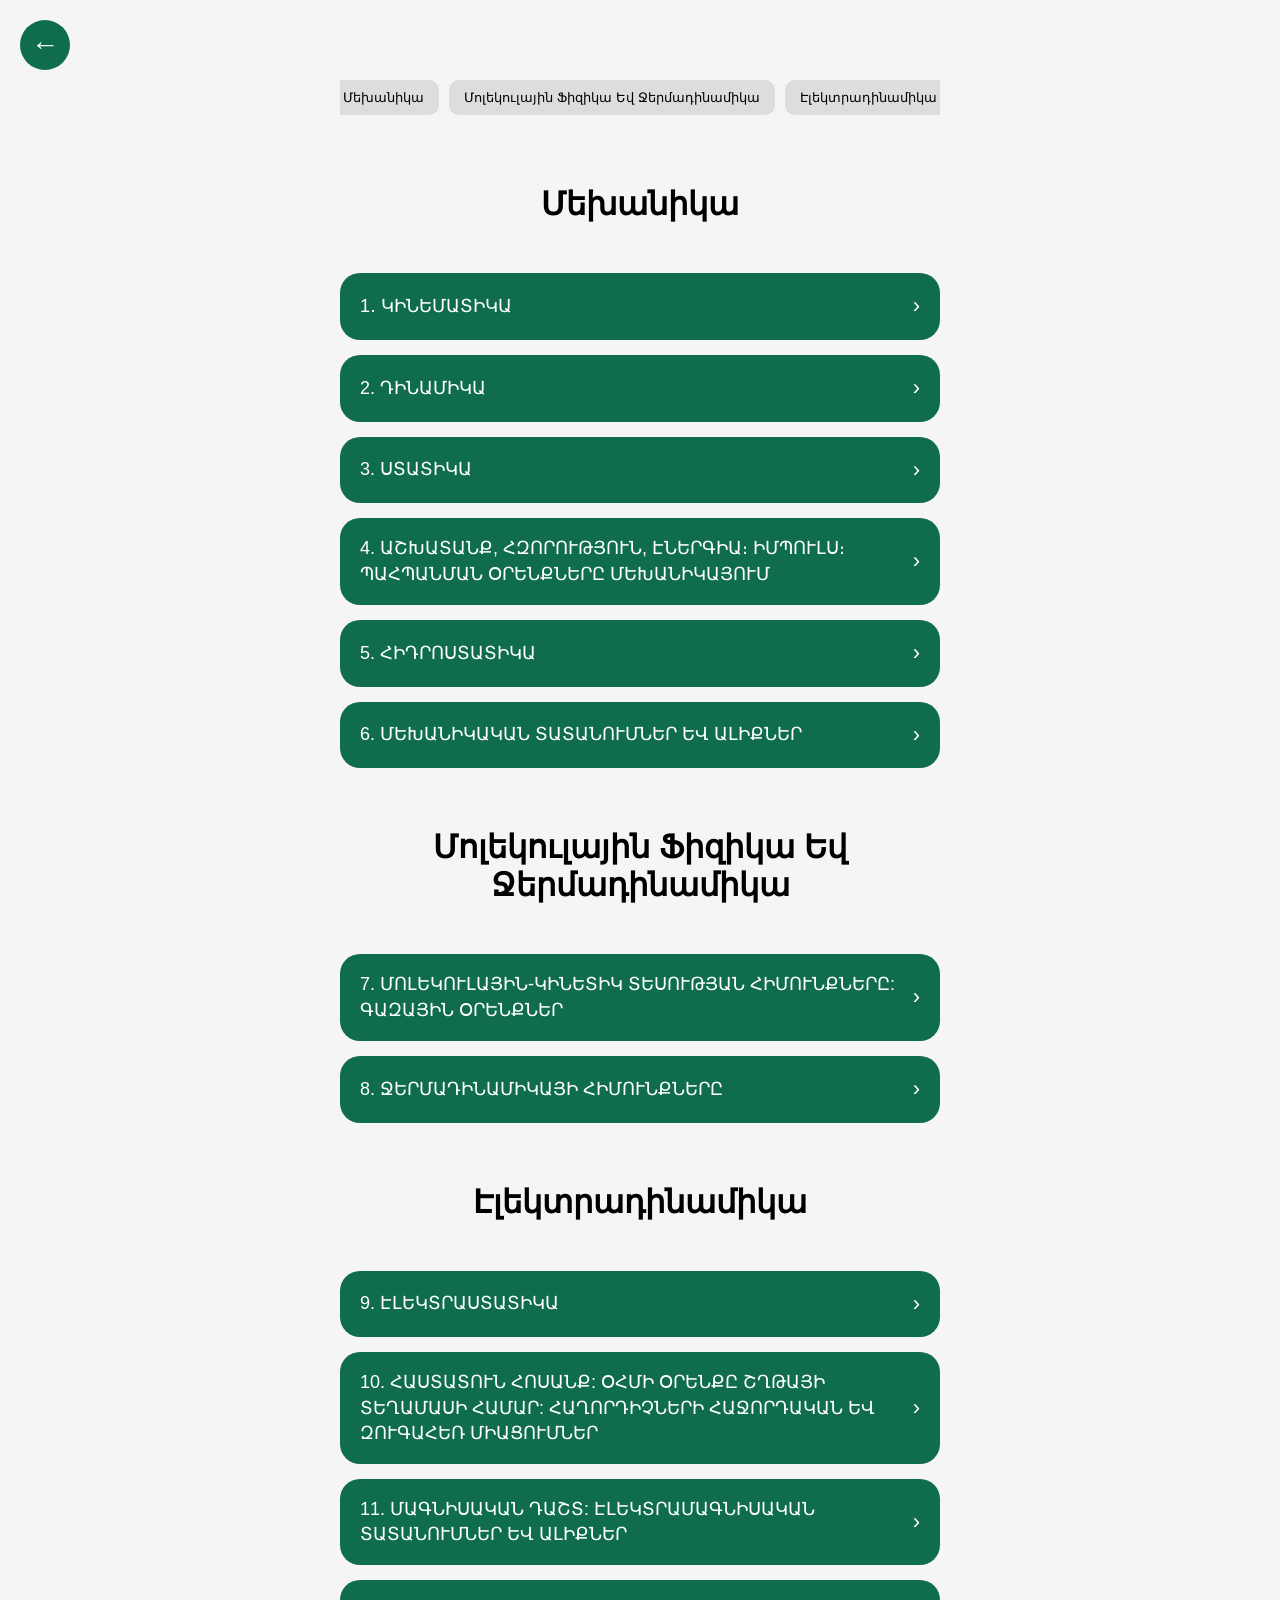
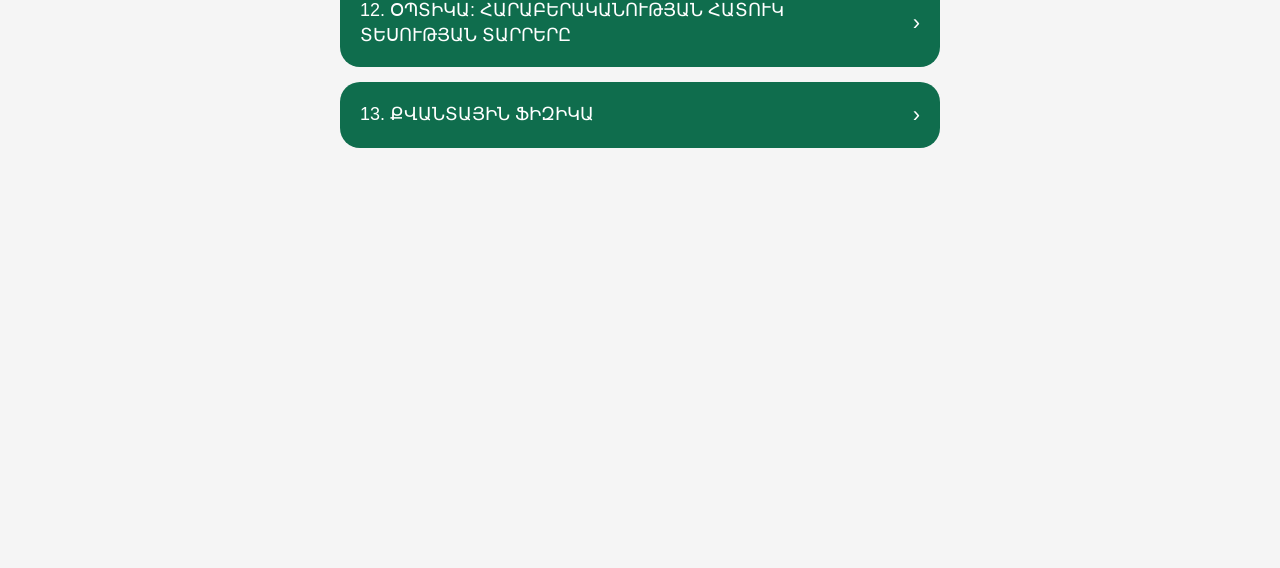
<file: physics.html>
<!--physics.html-->
<!DOCTYPE html>
<html lang="en">
<head>
  <meta charset="UTF-8">
  <title>Main Page</title>
  <link rel="icon" type="image/png" href="../images/icon.png">

  <style>
    html {
      scroll-behavior: smooth;
    }

    body {
      font-family: Arial, sans-serif;
      background-color: #f5f5f5;
      margin: 0;
      padding: 20px;
      display: flex;
      flex-direction: column;
      align-items: center;

      /* 🔥 FIX: allows full scrolling */
      min-height: 200vh;
    }

    /* 🔙 Back button */
    .back-button {
      position: fixed;
      top: 20px;
      left: 20px;
      background-color: #0f6d4d;
      color: white;
      border: none;
      border-radius: 50%;
      width: 50px;
      height: 50px;
      font-size: 28px;
      display: flex;
      justify-content: center;
      align-items: center;
      cursor: pointer;
      z-index: 1000;
    }

    .back-button:hover {
      background-color: #0c5a3f;
    }

    .wrapper {
      width: 100%;
      max-width: 600px;

      /* 🔥 EXTRA SPACE so last section reaches top */
      padding-bottom: 400px;
    }

    /* 🔥 NAV */
    .nav {
      margin-top: 60px;
      display: flex;
      gap: 10px;
      overflow-x: auto;
      padding-bottom: 10px;
      justify-content: center;
    }

    .nav button {
      background: #ddd;
      border: none;
      padding: 10px 15px;
      border-radius: 10px;
      cursor: pointer;
      white-space: nowrap;
    }

    .nav button:hover {
      background: #ccc;
    }

    /* 🔥 SECTION */
    .section {
      margin-top: 60px;
      text-align: center;
    }

    .section h1 {
      margin-bottom: 5px;
    }

    .section h2 {
      margin-top: 0;
      margin-bottom: 15px;
    }

    /* Buttons */
    .container {
      display: flex;
      flex-direction: column;
      gap: 15px;

      margin-top: 50px; /* 🔥 ADD THIS */
    }

    .custom-button {
      background-color: #0f6d4d;
      color: white;
      border: none;
      border-radius: 20px;
      padding: 18px 20px;
      font-size: 18px;

      display: flex;
      align-items: center;
      gap: 10px;

      cursor: pointer;
      transition: background 0.3s ease;

      /* 🔥 FIX TEXT */
      text-align: left;
      line-height: 1.4;
    }

    .custom-button:hover {
      background-color: #0c5a3f;
    }

    .custom-button span:first-child {
      flex: 1;
      word-break: break-word;      /* 🔥 allows wrapping */
      overflow-wrap: anywhere;     /* 🔥 fixes long Armenian text */
    }

    .arrow {
      font-size: 22px;
      flex-shrink: 0;              /* 🔥 arrow stays fixed */
    }

    .custom-button:hover .arrow {
      transform: translateX(5px);
    }
  </style>
</head>

<body>

  <!-- 🔙 Back -->
  <button class="back-button" onclick="goBack()">←</button>

  <div class="wrapper">

    <!-- NAV -->
    <div class="nav">
      <button onclick="scrollToSection('section1')">Մեխանիկա</button>
      <button onclick="scrollToSection('section2')">Մոլեկուլային Ֆիզիկա Եվ Ջերմադինամիկա</button>
      <button onclick="scrollToSection('section3')">Էլեկտրադինամիկա</button>
    </div>

    <!-- SECTION 1 -->
    <div id="section1" class="section">
      <h1>Մեխանիկա</h1>

      <div class="container">
        <button class="custom-button" onclick="openPage('pages/page1.html')"><span>1․ ԿԻՆԵՄԱՏԻԿԱ</span><span class="arrow">›</span></button>
        <button class="custom-button" onclick="openPage('pages/page2.html')"><span>2. ԴԻՆԱՄԻԿԱ</span><span class="arrow">›</span></button>
        <button class="custom-button" onclick="openPage('pages/page3.html')"><span>3. ՍՏԱՏԻԿԱ</span><span class="arrow">›</span></button>
        <button class="custom-button" onclick="openPage('pages/page4.html')"><span>4. ԱՇԽԱՏԱՆՔ, ՀԶՈՐՈՒԹՅՈՒՆ, ԷՆԵՐԳԻԱ։ ԻՄՊՈՒԼՍ։ ՊԱՀՊԱՆՄԱՆ ՕՐԵՆՔՆԵՐԸ ՄԵԽԱՆԻԿԱՅՈՒՄ</span><span class="arrow">›</span></button>
        <button class="custom-button" onclick="openPage('pages/page5.html')"><span>5. ՀԻԴՐՈՍՏԱՏԻԿԱ</span><span class="arrow">›</span></button>
        <button class="custom-button" onclick="openPage('pages/page6.html')"><span>6. ՄԵԽԱՆԻԿԱԿԱՆ ՏԱՏԱՆՈՒՄՆԵՐ ԵՎ ԱԼԻՔՆԵՐ</span><span class="arrow">›</span></button> 
      </div>
    </div>

    <!-- SECTION 2 -->
    <div id="section2" class="section">
      <h1>Մոլեկուլային Ֆիզիկա Եվ Ջերմադինամիկա</h1>

      <div class="container">
        <button class="custom-button" onclick="openPage('pages/page7.html')"><span>7. ՄՈԼԵԿՈՒԼԱՅԻՆ-ԿԻՆԵՏԻԿ ՏԵՍՈՒԹՅԱՆ ՀԻՄՈՒՆՔՆԵՐԸ: ԳԱԶԱՅԻՆ ՕՐԵՆՔՆԵՐ</span><span class="arrow">›</span></button>
        <button class="custom-button" onclick="openPage('pages/page8.html')"><span>8. ՋԵՐՄԱԴԻՆԱՄԻԿԱՅԻ ՀԻՄՈՒՆՔՆԵՐԸ</span><span class="arrow">›</span></button>
      </div>
    </div>

    <!-- SECTION 3 -->
    <div id="section3" class="section">
      <h1>Էլեկտրադինամիկա</h1>

      <div class="container">
        <button class="custom-button" onclick="openPage('pages/page9.html')"><span>9. ԷԼԵԿՏՐԱՍՏԱՏԻԿԱ</span><span class="arrow">›</span></button>
        <button class="custom-button" onclick="openPage('pages/page10.html')"><span>10. ՀԱՍՏԱՏՈՒՆ ՀՈՍԱՆՔ: ՕՀՄԻ ՕՐԵՆՔԸ ՇՂԹԱՅԻ ՏԵՂԱՄԱՍԻ ՀԱՄԱՐ: ՀԱՂՈՐԴԻՉՆԵՐԻ ՀԱՋՈՐԴԱԿԱՆ ԵՎ ԶՈՒԳԱՀԵՌ ՄԻԱՑՈՒՄՆԵՐ</span><span class="arrow">›</span></button>
        <button class="custom-button" onclick="openPage('pages/page11.html')"><span>11. ՄԱԳՆԻՍԱԿԱՆ ԴԱՇՏ: ԷԼԵԿՏՐԱՄԱԳՆԻՍԱԿԱՆ ՏԱՏԱՆՈՒՄՆԵՐ ԵՎ ԱԼԻՔՆԵՐ</span><span class="arrow">›</span></button>
        <button class="custom-button" onclick="openPage('pages/page12.html')"><span>12. ՕՊՏԻԿԱ: ՀԱՐԱԲԵՐԱԿԱՆՈՒԹՅԱՆ ՀԱՏՈՒԿ ՏԵՍՈՒԹՅԱՆ ՏԱՐՐԵՐԸ</span><span class="arrow">›</span></button>
        <button class="custom-button" onclick="openPage('pages/page13.html')"><span>13. ՔՎԱՆՏԱՅԻՆ ՖԻԶԻԿԱ</span><span class="arrow">›</span></button>
      </div>
    </div>

  </div>

  <script>
    function goBack() {
      window.location.href = "subjects.html";
    }

    function scrollToSection(id) {
      const el = document.getElementById(id);

      const offset = 20; // 🔥 small offset = top alignment
      const y = el.getBoundingClientRect().top + window.pageYOffset - offset;

      const maxScroll = document.body.scrollHeight - window.innerHeight;

      window.scrollTo({
        top: Math.min(y, maxScroll),
        behavior: "smooth"
      });
    }

    function openPage(page) {
      const pageName = page.split("/").pop().replace(".html", "");
      localStorage.setItem("currentPage", pageName);

      window.location.href = page;
    }
  </script>

</body>
</html>
</file>
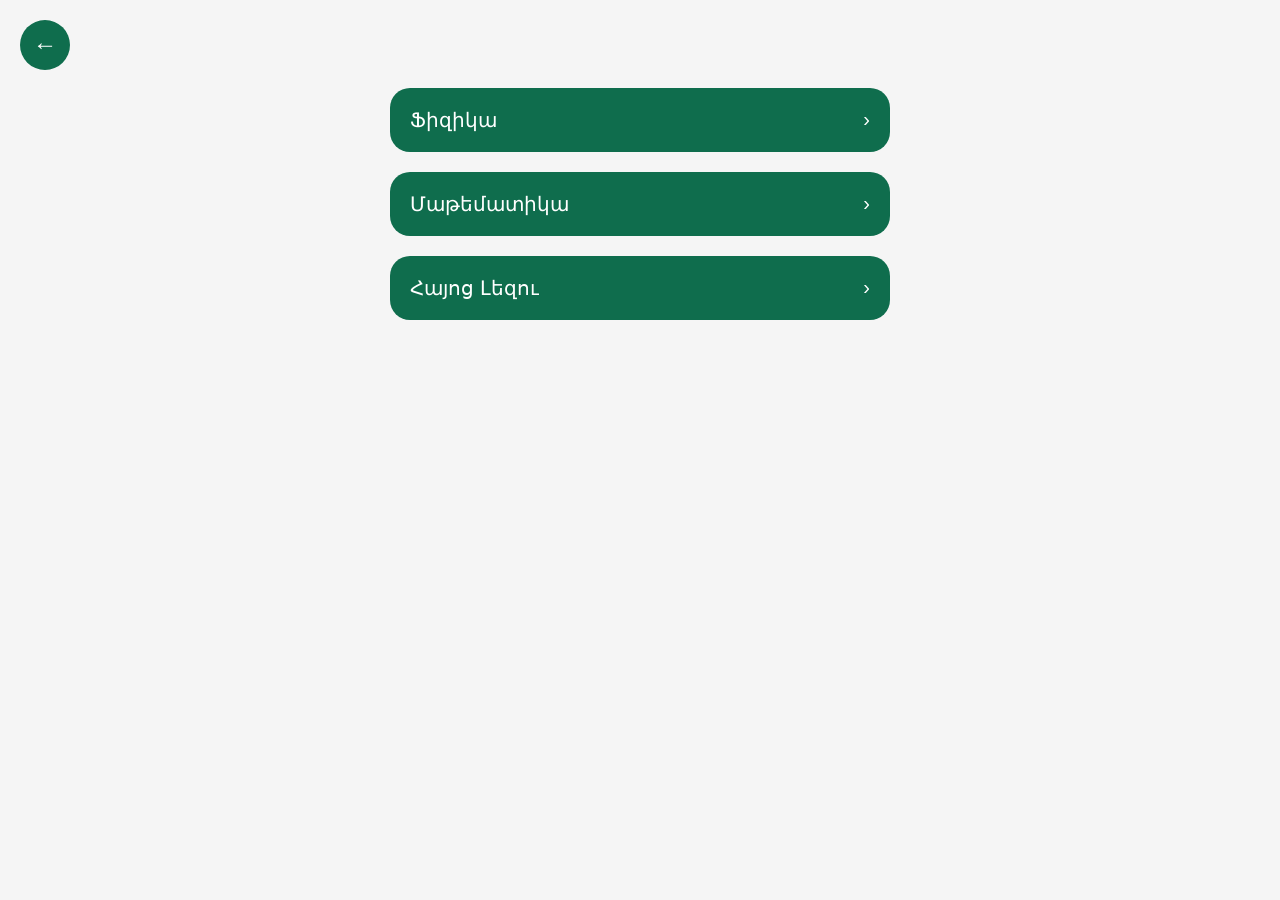
<file: subjects.html>
<!DOCTYPE html>
<html lang="en">
<head>
<meta charset="UTF-8">
<title>Select Mode</title>

<style>
body {
  font-family: Arial, sans-serif;
  background: #f5f5f5;
  display: flex;
  flex-direction: column;
  align-items: center;
  padding-top: 80px;
}

/* BACK BUTTON */
.back-btn {
  position: absolute;
  top: 20px;
  left: 20px;
  background: #0f6d4d;
  color: white;
  border-radius: 50%;
  width: 50px;
  height: 50px;
  font-size: 24px;
  border: none;
  cursor: pointer;
}

/* BUTTON CONTAINER */
.container {
  width: 80%;
  max-width: 500px;
}

/* BIG BUTTONS */
.option-btn {
  width: 100%;
  padding: 20px;
  margin-bottom: 20px;
  border-radius: 20px;
  border: none;
  font-size: 20px;
  background: #0f6d4d;
  color: white;
  cursor: pointer;
  display: flex;
  justify-content: space-between;
}

.option-btn:hover {
  background: #0c5a3f;
}
</style>
</head>

<body>

<!-- 🔙 FIXED BACK BUTTON -->
<button class="back-btn" onclick="goBack()">←</button>

<div class="container">
  <button class="option-btn" onclick="goToNext('mode1')">
    <span>Ֆիզիկա</span>
    <span>›</span>
  </button>

  <button class="option-btn" onclick="goToNext('mode2')">
    <span>Մաթեմատիկա</span>
    <span>›</span>
  </button>

  <button class="option-btn" onclick="goToNext('mode3')">
    <span>Հայոց Լեզու</span>
    <span>›</span>
  </button>
</div>

<script>
// 🔙 ALWAYS GO HOME
function goBack() {
  window.location.href = "home.html";
}

function goToNext(mode) {
  localStorage.setItem("selectedMode", mode);

  if (mode === "mode1") {
    window.location.href = "physics.html";
  } else if (mode === "mode2") {
    window.location.href = "math.html";
  } else if (mode === "mode3") {
    window.location.href = "language.html";
  }
}
</script>

</body>
</html>
</file>
